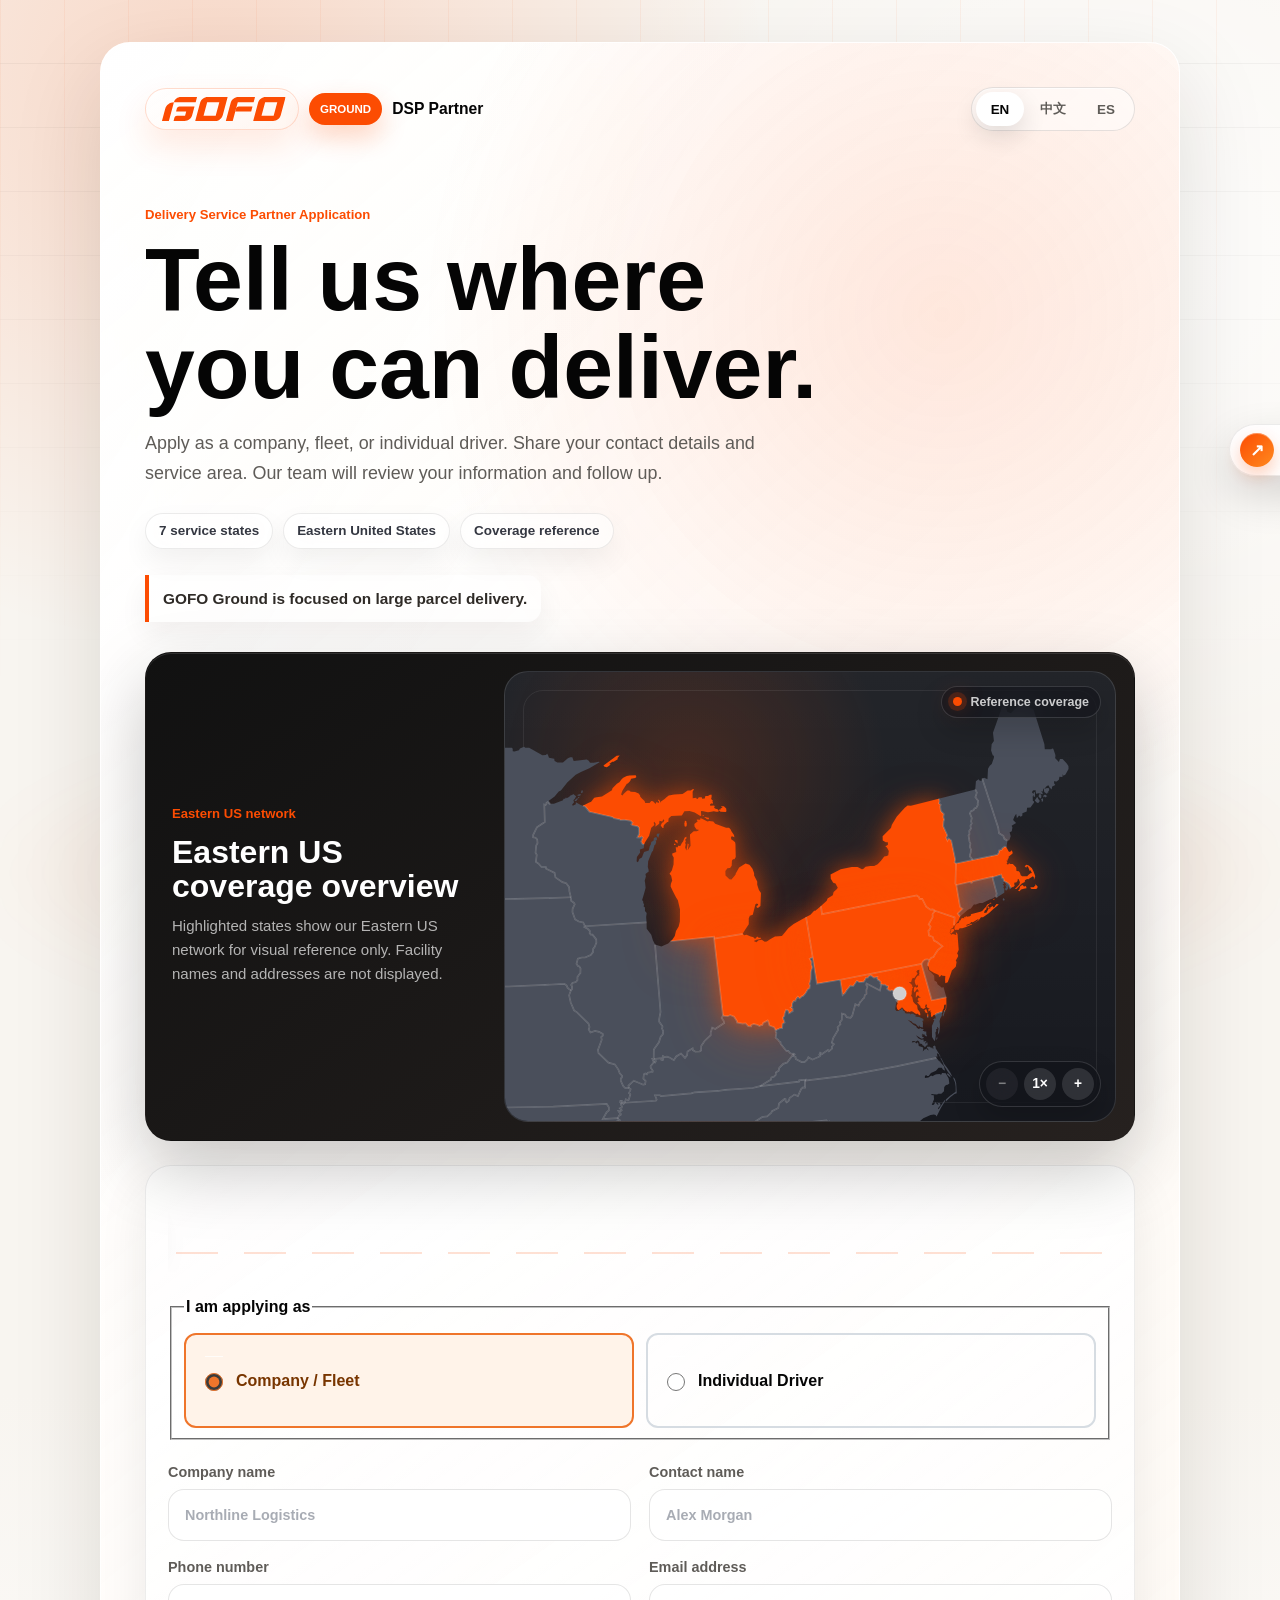
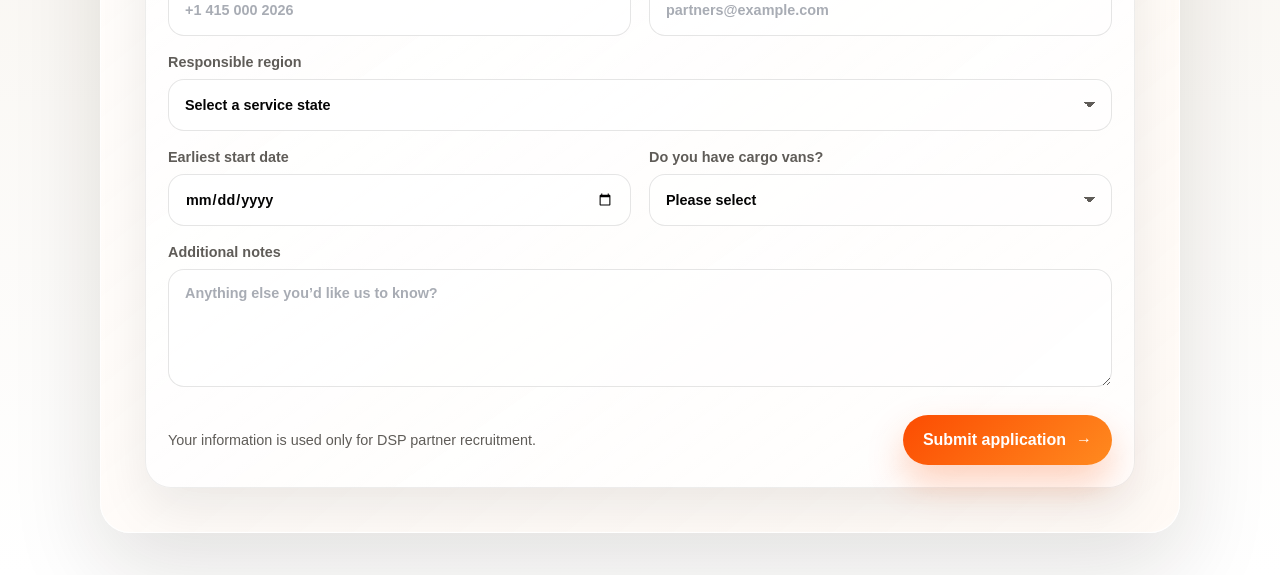
<file: index.html>
<!doctype html>
<html lang="en">
  <head>
    <meta charset="UTF-8" />
    <meta name="viewport" content="width=device-width, initial-scale=1.0" />
    <title>DSP Partner Application</title>
    <link rel="stylesheet" href="styles.css?v=20261029-driver" />
  </head>
  <body>
    <main class="page-shell">
      <section class="application-card" aria-labelledby="pageTitle">
        <header class="topbar">
          <a class="brand" href="#" aria-label="DSP partner application">
            <span class="brand-mark" aria-hidden="true">
              <img src="logo.svg" alt="" />
            </span>
            <span class="ground-tag">GROUND</span>
            <span data-i18n="brand">DSP Partner</span>
          </a>

          <div class="language-switcher" aria-label="Language">
            <button class="language-button active" type="button" data-lang="en">EN</button>
            <button class="language-button" type="button" data-lang="zh">中文</button>
            <button class="language-button" type="button" data-lang="es">ES</button>
          </div>
        </header>

        <div class="intro">
          <p class="eyebrow" data-i18n="eyebrow">Delivery Service Partner Application</p>
          <h1 id="pageTitle" data-i18n="title">Tell us where you can deliver.</h1>
          <p data-i18n="subtitle">
            Apply as a company, fleet, or individual driver. Share your contact details and service area. Our team will review your information and follow up.
          </p>
          <div class="hero-pills" aria-label="Network highlights">
            <span data-i18n="networkCount">7 service states</span>
            <span data-i18n="networkRegion">Eastern United States</span>
            <span data-i18n="networkPurpose">Coverage reference</span>
          </div>
          <p class="ground-note" data-i18n="groundNote">GOFO Ground is focused on large parcel delivery.</p>
        </div>

        <section class="station-map-panel" aria-labelledby="mapTitle">
          <div class="map-copy">
            <p class="eyebrow" data-i18n="mapEyebrow">Active network</p>
            <h2 id="mapTitle" data-i18n="mapTitle">Eastern US coverage overview</h2>
            <p data-i18n="mapSubtitle">Highlighted states show our Eastern US network for visual reference only. Facility names and addresses are not displayed.</p>
          </div>

          <div class="map-frame">
            <div class="map-legend">
              <span class="legend-dot" aria-hidden="true"></span>
              <span data-i18n="legend">Reference coverage</span>
            </div>
            <div class="us-map" id="usMap" aria-label="United States station map"></div>
            <div class="map-controls" aria-label="Map zoom controls">
              <button class="map-control" id="mapZoomOut" type="button" aria-label="Zoom out">−</button>
              <button class="map-control" id="mapZoomReset" type="button" aria-label="Reset zoom">1×</button>
              <button class="map-control" id="mapZoomIn" type="button" aria-label="Zoom in">+</button>
            </div>
            <div class="map-tooltip" id="mapTooltip" role="status" aria-live="polite"></div>
          </div>
        </section>

        <form class="application-form" id="applicationForm">
          <div class="van-stage" aria-hidden="true">
            <div class="road-line"></div>
            <div class="cargo-van">
              <div class="van-body">
                <span class="van-windshield"></span>
                <span class="van-side-window"></span>
                <span class="van-door-line"></span>
                <img src="logo.svg" alt="" />
              </div>
              <span class="wheel wheel-front"></span>
              <span class="wheel wheel-back"></span>
            </div>
          </div>

          <fieldset class="applicant-modes">
            <legend data-i18n="applicantTypeLabel">I am applying as</legend>
            <div class="applicant-mode-options">
              <label><input type="radio" name="applicantType" value="company_fleet" checked /><span data-i18n="companyFleetLabel">Company / Fleet</span></label>
              <label><input type="radio" name="applicantType" value="individual_driver" /><span data-i18n="individualDriverLabel">Individual Driver</span></label>
            </div>
          </fieldset>
          <div class="field-grid">
            <label class="field" id="companyField">
              <span data-i18n="companyLabel">Company name</span>
              <input name="company" required autocomplete="organization" data-i18n-placeholder="companyPlaceholder" placeholder="Northline Logistics" />
            </label>

            <label class="field">
              <span data-i18n="contactLabel">Contact name</span>
              <input name="contact" required autocomplete="name" data-i18n-placeholder="contactPlaceholder" placeholder="Alex Morgan" />
            </label>

            <label class="field">
              <span data-i18n="phoneLabel">Phone number</span>
              <input name="phone" required autocomplete="tel" inputmode="tel" data-i18n-placeholder="phonePlaceholder" placeholder="+1 415 000 2026" />
            </label>

            <label class="field">
              <span data-i18n="emailLabel">Email address</span>
              <input name="email" required type="email" autocomplete="email" data-i18n-placeholder="emailPlaceholder" placeholder="partners@example.com" />
            </label>

            <label class="field field-wide">
              <span data-i18n="regionLabel">Responsible region</span>
              <select name="regionChoice" id="regionSelect" required>
                <option value="" data-i18n="regionSelectPlaceholder">Select a service state</option>
              </select>
            </label>

            <label class="field field-wide region-other-field is-hidden" id="regionOtherField" hidden>
              <span data-i18n="regionOtherLabel">Interested city</span>
              <input name="regionOther" id="regionOtherInput" data-i18n-placeholder="regionOtherPlaceholder" placeholder="Tell us the city you are interested in" />
            </label>

            <label class="field">
              <span data-i18n="earliestStartDateLabel">Earliest start date</span>
              <input name="earliestStartDate" id="earliestStartDate" type="date" required />
            </label>

            <label class="field">
              <span data-i18n="hasCargoVanLabel">Do you have cargo vans?</span>
              <select name="hasCargoVan" id="hasCargoVan" required>
                <option value="" data-i18n="chooseOption">Please select</option>
                <option value="yes" data-i18n="yesLabel">Yes</option>
                <option value="no" data-i18n="noLabel">No</option>
              </select>
            </label>

            <label class="field field-wide is-hidden" id="cargoVanCountField" hidden>
              <span data-i18n="cargoVanCountLabel">Number of cargo vans</span>
              <input name="cargoVanCount" id="cargoVanCount" type="number" min="1" max="10000" step="1" inputmode="numeric" disabled />
            </label>

            <label class="field field-wide">
              <span data-i18n="notesLabel">Additional notes</span>
              <textarea name="notes" rows="4" data-i18n-placeholder="notesPlaceholder" placeholder="Anything else you’d like us to know?"></textarea>
            </label>
          </div>

          <div class="form-footer">
            <p class="privacy-note" data-i18n="privacy">Your information is used only for DSP partner recruitment.</p>
            <button class="submit-button" id="submitButton" type="submit">
              <span data-i18n="submit">Submit application</span>
              <span class="button-arrow" aria-hidden="true">→</span>
            </button>
          </div>

          <p class="success-message" id="successMessage" role="status" aria-live="polite" hidden data-i18n="success">
            Application received. Thank you.
          </p>
        </form>
      </section>
    </main>

    <a class="learn-more-tab" href="https://www.gofo.com/us/" target="_blank" rel="noopener noreferrer" aria-label="Learn more about us">
      <span class="learn-more-icon" aria-hidden="true">↗</span>
      <span class="learn-more-text">Learn more about us</span>
    </a>

    <script src="us-map-data.js"></script>
    <script src="script.js?v=20261029-notes"></script>
  </body>
</html>
</file>
<file: styles.css>
:root {
  color-scheme: light;
  --bg: #f8f5f0;
  --surface: rgba(255, 255, 255, 0.76);
  --surface-strong: #ffffff;
  --ink: #050505;
  --muted: #5f5c58;
  --soft: #a8acb4;
  --line: rgba(0, 0, 0, 0.1);
  --line-strong: rgba(0, 0, 0, 0.16);
  --focus: #fc4c02;
  --focus-soft: rgba(252, 76, 2, 0.15);
  --brand: #fc4c02;
  --brand-2: #ff8a1f;
  --charcoal: #171717;
  --cream: #f8f5f0;
  --shadow: 0 34px 90px rgba(32, 24, 18, 0.13);
  font-family:
    -apple-system, BlinkMacSystemFont, "SF Pro Display", "SF Pro Text",
    "Helvetica Neue", Arial, "PingFang SC", "Microsoft YaHei", sans-serif;
}

* {
  box-sizing: border-box;
}

body {
  min-height: 100vh;
  margin: 0;
  color: var(--ink);
  background:
    radial-gradient(circle at 16% 4%, rgba(252, 76, 2, 0.17), transparent 24%),
    radial-gradient(circle at 88% 12%, rgba(255, 255, 255, 0.78), transparent 26%),
    linear-gradient(180deg, #f8f5f0 0%, #f8f5f0 64%, #ffffff 100%),
    var(--bg);
  font-size: 16px;
  letter-spacing: 0;
  overflow-x: hidden;
}

body::before {
  position: fixed;
  inset: 0;
  z-index: -1;
  content: "";
  background:
    linear-gradient(90deg, rgba(252, 76, 2, 0.055) 1px, transparent 1px),
    linear-gradient(0deg, rgba(0, 0, 0, 0.045) 1px, transparent 1px);
  background-size: 64px 64px;
  mask-image: linear-gradient(180deg, #000 0%, transparent 78%);
  animation: gridDrift 26s linear infinite;
}

body::after {
  position: fixed;
  inset: auto -10% -18% -10%;
  z-index: -1;
  height: 42vh;
  content: "";
  background: radial-gradient(ellipse at center, rgba(252, 76, 2, 0.18), transparent 62%);
  filter: blur(28px);
  pointer-events: none;
}

button,
input,
select,
textarea {
  font: inherit;
}

button {
  cursor: pointer;
}

[hidden] {
  display: none !important;
}

.is-hidden {
  display: none !important;
}

.page-shell {
  display: grid;
  min-height: 100vh;
  place-items: center;
  padding: 42px 32px;
}

.application-card {
  position: relative;
  width: min(1080px, 100%);
  padding: clamp(22px, 4vw, 44px);
  overflow: hidden;
  border: 1px solid rgba(255, 255, 255, 0.86);
  border-radius: 30px;
  background:
    linear-gradient(140deg, rgba(255, 255, 255, 0.9), rgba(255, 247, 240, 0.64)),
    var(--surface);
  box-shadow: var(--shadow);
  backdrop-filter: blur(34px) saturate(160%);
  animation: cardIn 680ms cubic-bezier(0.22, 1, 0.36, 1) both;
}

.application-card::before {
  position: absolute;
  inset: 0;
  z-index: -1;
  content: "";
  background:
    radial-gradient(circle at 78% 13%, rgba(252, 76, 2, 0.13), transparent 26%),
    linear-gradient(120deg, rgba(255, 255, 255, 0.48), transparent 32%);
}

.topbar {
  display: flex;
  align-items: center;
  justify-content: space-between;
  gap: 18px;
  margin-bottom: clamp(46px, 7vw, 76px);
}

.brand {
  display: inline-flex;
  align-items: center;
  gap: 10px;
  color: var(--ink);
  text-decoration: none;
  font-size: 0.98rem;
  font-weight: 760;
}

.brand-mark {
  display: inline-grid;
  width: 154px;
  height: 42px;
  place-items: center;
  padding: 0 16px;
  border: 1px solid rgba(252, 76, 2, 0.18);
  border-radius: 999px;
  background:
    linear-gradient(145deg, rgba(255, 255, 255, 0.96), rgba(255, 245, 239, 0.92)),
    var(--surface-strong);
  box-shadow:
    inset 0 1px 0 rgba(255, 255, 255, 0.8),
    0 16px 34px rgba(252, 76, 2, 0.12);
}

.ground-tag {
  display: inline-flex;
  min-height: 32px;
  align-items: center;
  padding: 0 11px;
  border-radius: 999px;
  color: #ffffff;
  background: var(--brand);
  box-shadow: 0 12px 26px rgba(252, 76, 2, 0.24);
  font-size: 0.72rem;
  font-weight: 850;
}

.brand-mark img {
  display: block;
  width: 124px;
  height: auto;
}

.language-switcher {
  display: inline-flex;
  gap: 4px;
  padding: 4px;
  border: 1px solid var(--line);
  border-radius: 999px;
  background: rgba(255, 255, 255, 0.5);
  box-shadow: inset 0 1px 0 rgba(255, 255, 255, 0.7);
}

.language-button {
  min-width: 48px;
  min-height: 34px;
  padding: 0 12px;
  border: 0;
  border-radius: 999px;
  color: var(--muted);
  background: transparent;
  font-size: 0.84rem;
  font-weight: 650;
  transition:
    color 180ms ease,
    background 180ms ease,
    box-shadow 180ms ease,
    transform 180ms ease;
}

.language-button:hover {
  color: var(--ink);
}

.language-button.active {
  color: var(--ink);
  background: var(--surface-strong);
  box-shadow: 0 10px 24px rgba(0, 0, 0, 0.12);
}

.intro {
  max-width: 760px;
  margin-bottom: 30px;
}

.eyebrow {
  margin: 0 0 14px;
  color: var(--brand);
  font-size: 0.82rem;
  font-weight: 820;
  letter-spacing: 0;
}

h1 {
  max-width: 880px;
  margin: 0 0 16px;
  font-size: clamp(2.7rem, 7vw, 6.1rem);
  font-weight: 820;
  line-height: 0.98;
  letter-spacing: 0;
  text-wrap: balance;
}

.intro > p:not(.eyebrow):not(.ground-note) {
  max-width: 620px;
  margin: 0;
  color: var(--muted);
  font-size: clamp(1rem, 1.5vw, 1.12rem);
  line-height: 1.7;
}

.hero-pills {
  display: flex;
  flex-wrap: wrap;
  gap: 10px;
  margin-top: 24px;
}

.hero-pills span {
  display: inline-flex;
  min-height: 36px;
  align-items: center;
  border: 1px solid rgba(0, 0, 0, 0.08);
  border-radius: 999px;
  padding: 0 13px;
  color: #343741;
  background: rgba(255, 255, 255, 0.58);
  box-shadow: 0 12px 28px rgba(0, 0, 0, 0.06);
  font-size: 0.84rem;
  font-weight: 720;
  backdrop-filter: blur(16px);
}

.ground-note {
  display: flex;
  width: fit-content;
  max-width: 560px;
  margin: 26px 0 0;
  padding: 12px 14px;
  border-left: 4px solid var(--brand);
  border-radius: 0 14px 14px 0;
  color: #2f2b27;
  background: rgba(255, 255, 255, 0.5);
  box-shadow: 0 12px 28px rgba(32, 24, 18, 0.06);
  font-size: 0.96rem;
  font-weight: 720;
  line-height: 1.5;
}

.station-map-panel {
  display: grid;
  grid-template-columns: minmax(230px, 0.34fr) minmax(0, 0.66fr);
  gap: 24px;
  align-items: center;
  margin-bottom: 24px;
  padding: 18px;
  border: 1px solid rgba(0, 0, 0, 0.08);
  border-radius: 26px;
  background:
    linear-gradient(145deg, #111111, #26211f),
    var(--charcoal);
  box-shadow:
    inset 0 1px 0 rgba(255, 255, 255, 0.12),
    0 28px 70px rgba(0, 0, 0, 0.22);
  animation: mapIn 720ms 120ms cubic-bezier(0.22, 1, 0.36, 1) both;
}

.map-copy {
  padding: 8px 4px 8px 8px;
}

.map-copy h2 {
  max-width: 320px;
  margin: 0 0 10px;
  color: #ffffff;
  font-size: clamp(1.35rem, 2.5vw, 2rem);
  line-height: 1.08;
  letter-spacing: 0;
}

.map-copy p:last-child {
  max-width: 340px;
  margin: 0;
  color: rgba(255, 255, 255, 0.68);
  font-size: 0.94rem;
  line-height: 1.62;
}

.map-frame {
  position: relative;
  min-height: 318px;
  overflow: hidden;
  border: 1px solid rgba(255, 255, 255, 0.12);
  border-radius: 24px;
  background:
    radial-gradient(circle at 30% 22%, rgba(252, 76, 2, 0.16), transparent 36%),
    linear-gradient(180deg, rgba(255, 255, 255, 0.08), rgba(255, 255, 255, 0.03)),
    #101218;
}

.map-frame::before {
  position: absolute;
  inset: 18px;
  content: "";
  border: 1px solid rgba(255, 255, 255, 0.07);
  border-radius: 20px;
  pointer-events: none;
}

.map-legend {
  position: absolute;
  top: 14px;
  right: 14px;
  z-index: 2;
  display: inline-flex;
  align-items: center;
  gap: 8px;
  padding: 8px 11px;
  border: 1px solid rgba(255, 255, 255, 0.14);
  border-radius: 999px;
  color: rgba(255, 255, 255, 0.78);
  background: rgba(18, 20, 26, 0.62);
  box-shadow: 0 12px 28px rgba(0, 0, 0, 0.18);
  font-size: 0.78rem;
  font-weight: 680;
  backdrop-filter: blur(16px);
}

.legend-dot {
  width: 9px;
  height: 9px;
  border-radius: 50%;
  background: var(--brand);
  box-shadow: 0 0 0 5px rgba(252, 76, 2, 0.18), 0 0 20px rgba(252, 76, 2, 0.72);
}

.legend-dot-planned {
  background: #747986;
  box-shadow: 0 0 0 5px rgba(255, 255, 255, 0.08), 0 0 16px rgba(255, 255, 255, 0.18);
}

.us-map {
  display: grid;
  min-height: 318px;
  place-items: center;
  padding: 30px;
  touch-action: none;
  user-select: none;
}

.us-map.is-zoomed {
  cursor: grab;
}

.us-map.is-dragging {
  cursor: grabbing;
}

.us-map svg {
  display: block;
  width: min(100%, 610px);
  height: auto;
  overflow: visible;
  transform-origin: center center;
  transition: transform 180ms ease;
}

.map-controls {
  position: absolute;
  right: 14px;
  bottom: 14px;
  z-index: 3;
  display: inline-flex;
  gap: 6px;
  padding: 6px;
  border: 1px solid rgba(255, 255, 255, 0.14);
  border-radius: 999px;
  background: rgba(18, 20, 26, 0.64);
  box-shadow: 0 12px 28px rgba(0, 0, 0, 0.18);
  backdrop-filter: blur(16px);
}

.map-control {
  display: inline-grid;
  width: 32px;
  height: 32px;
  min-width: 32px;
  place-items: center;
  border: 0;
  border-radius: 50%;
  color: #ffffff;
  background: rgba(255, 255, 255, 0.12);
  font-size: 0.86rem;
  font-weight: 800;
  line-height: 1;
}

.map-control:hover,
.map-control:focus {
  background: rgba(252, 76, 2, 0.88);
  outline: none;
}

.map-control:disabled {
  cursor: default;
  opacity: 0.45;
}

.us-map svg .state path,
.us-map svg .state > path {
  fill: #4a4f5b;
  transition:
    fill 180ms ease,
    filter 180ms ease,
    transform 180ms ease;
}

.us-map svg path.is-open {
  fill: var(--brand);
  filter: drop-shadow(0 0 8px rgba(252, 76, 2, 0.54)) drop-shadow(0 10px 18px rgba(252, 76, 2, 0.28));
  cursor: pointer;
}

.us-map svg path.is-planned:not(.is-open) {
  fill: #747986;
  filter: drop-shadow(0 0 6px rgba(255, 255, 255, 0.12));
  cursor: pointer;
}

.us-map svg path.is-open:hover,
.us-map svg path.is-open:focus,
.us-map svg path.is-planned:hover,
.us-map svg path.is-planned:focus {
  fill: var(--brand-2);
  outline: none;
}

.us-map svg .borders {
  stroke: rgba(255, 255, 255, 0.18);
  stroke-width: 1.25;
}

.us-map svg .separator1 {
  stroke: rgba(0, 0, 0, 0.14);
}

.us-map svg path.ak,
.us-map svg path.hi,
.us-map svg path.separator1 {
  display: none;
}

.map-tooltip {
  position: absolute;
  z-index: 5;
  max-width: min(280px, calc(100% - 28px));
  padding: 12px 13px;
  border: 1px solid rgba(255, 255, 255, 0.16);
  border-radius: 16px;
  color: #ffffff;
  background: rgba(20, 22, 28, 0.9);
  box-shadow: 0 18px 42px rgba(0, 0, 0, 0.3);
  font-size: 0.84rem;
  line-height: 1.45;
  opacity: 0;
  pointer-events: none;
  transform: translate3d(-50%, -8px, 0);
  transition:
    opacity 140ms ease,
    transform 140ms ease;
  backdrop-filter: blur(18px);
}

.map-tooltip.visible {
  opacity: 1;
  transform: translate3d(-50%, -14px, 0);
}

.tooltip-title {
  display: block;
  margin-bottom: 4px;
  font-weight: 760;
}

.tooltip-cities {
  color: rgba(255, 255, 255, 0.68);
}

.application-form {
  display: grid;
  gap: 24px;
  padding: 22px;
  border: 1px solid rgba(0, 0, 0, 0.07);
  border-radius: 26px;
  background:
    linear-gradient(145deg, rgba(255, 255, 255, 0.72), rgba(255, 255, 255, 0.46)),
    rgba(255, 255, 255, 0.55);
  box-shadow:
    inset 0 1px 0 rgba(255, 255, 255, 0.65),
    0 22px 50px rgba(0, 0, 0, 0.08);
}

.van-stage {
  position: relative;
  min-height: 92px;
  overflow: hidden;
  margin: -8px 0 2px;
}

.road-line {
  position: absolute;
  right: 8px;
  bottom: 18px;
  left: 8px;
  height: 2px;
  background:
    repeating-linear-gradient(90deg, rgba(252, 76, 2, 0.24) 0 42px, transparent 42px 68px);
  opacity: 0.7;
}

.cargo-van {
  position: absolute;
  bottom: 18px;
  left: -220px;
  width: 206px;
  height: 70px;
  animation: vanDrive 14s cubic-bezier(0.55, 0.02, 0.22, 1) infinite;
  filter: drop-shadow(0 18px 18px rgba(32, 24, 18, 0.2));
}

.van-body {
  position: absolute;
  bottom: 13px;
  left: 0;
  display: flex;
  width: 190px;
  height: 52px;
  align-items: center;
  gap: 7px;
  padding: 18px 18px 0 64px;
  border: 2px solid #111111;
  border-radius: 22px 28px 14px 14px;
  background: #ffffff;
}

.van-body::before {
  position: absolute;
  right: -12px;
  bottom: -2px;
  width: 34px;
  height: 36px;
  border: 2px solid #111111;
  border-left: 0;
  border-radius: 0 22px 10px 0;
  background: #ffffff;
  content: "";
}

.van-body img {
  width: 70px;
  height: auto;
}

.van-body span:not(.van-windshield):not(.van-side-window):not(.van-door-line) {
  color: var(--brand);
  font-size: 0.42rem;
  font-weight: 850;
  line-height: 1;
}

.van-windshield,
.van-side-window {
  position: absolute;
  top: 9px;
  height: 16px;
  background: linear-gradient(135deg, #1d1d1f, #6b6e76);
}

.van-windshield {
  right: 12px;
  width: 30px;
  border-radius: 5px 14px 5px 5px;
  transform: skewX(-14deg);
}

.van-side-window {
  left: 20px;
  width: 36px;
  border-radius: 10px 5px 5px 5px;
}

.van-door-line {
  position: absolute;
  top: 10px;
  left: 62px;
  width: 1px;
  height: 36px;
  background: rgba(0, 0, 0, 0.28);
}

.wheel {
  position: absolute;
  bottom: 4px;
  width: 20px;
  height: 20px;
  border: 5px solid #111111;
  border-radius: 50%;
  background: var(--brand);
  animation: wheelSpin 900ms linear infinite;
}

.wheel-back {
  left: 34px;
}

.wheel-front {
  right: 32px;
}

.field-grid {
  display: grid;
  grid-template-columns: repeat(2, minmax(0, 1fr));
  gap: 18px;
}

.field {
  display: grid;
  gap: 9px;
  min-width: 0;
  color: var(--muted);
  font-size: 0.9rem;
  font-weight: 650;
}

.field-wide {
  grid-column: 1 / -1;
}

input,
select,
textarea {
  width: 100%;
  min-height: 52px;
  border: 1px solid var(--line);
  border-radius: 16px;
  outline: 0;
  color: var(--ink);
  background: rgba(255, 255, 255, 0.82);
  box-shadow: inset 0 1px 0 rgba(255, 255, 255, 0.74);
  transition:
    border-color 180ms ease,
    box-shadow 180ms ease,
    background 180ms ease,
    transform 180ms ease;
}

input {
  padding: 0 16px;
}

select {
  padding: 0 44px 0 16px;
  appearance: none;
  background-color: rgba(255, 255, 255, 0.82);
  background-image:
    linear-gradient(45deg, transparent 50%, var(--muted) 50%),
    linear-gradient(135deg, var(--muted) 50%, transparent 50%);
  background-position:
    calc(100% - 21px) 22px,
    calc(100% - 15px) 22px;
  background-repeat: no-repeat;
  background-size: 6px 6px;
}

textarea {
  min-height: 118px;
  padding: 15px 16px;
  resize: vertical;
}

input::placeholder,
textarea::placeholder {
  color: var(--soft);
}

input:hover,
select:hover,
textarea:hover {
  border-color: var(--line-strong);
  background: rgba(255, 255, 255, 0.92);
}

input:focus,
select:focus,
textarea:focus {
  border-color: var(--focus);
  background: var(--surface-strong);
  box-shadow: 0 0 0 4px var(--focus-soft);
  transform: translateY(-1px);
}

.form-footer {
  display: flex;
  align-items: center;
  justify-content: space-between;
  gap: 18px;
  padding-top: 4px;
}

.privacy-note {
  max-width: 380px;
  margin: 0;
  color: var(--muted);
  font-size: 0.9rem;
  line-height: 1.55;
}

.submit-button {
  display: inline-flex;
  min-height: 50px;
  align-items: center;
  justify-content: center;
  gap: 10px;
  padding: 0 20px;
  border: 0;
  border-radius: 999px;
  color: #ffffff;
  background:
    linear-gradient(135deg, var(--brand), var(--brand-2));
  box-shadow: 0 18px 36px rgba(252, 76, 2, 0.26);
  font-weight: 720;
  transition:
    background 180ms ease,
    box-shadow 180ms ease,
    transform 180ms ease;
}

.submit-button:hover {
  background:
    linear-gradient(135deg, #f04400, #ff9c2f);
  box-shadow: 0 22px 42px rgba(252, 76, 2, 0.34);
  transform: translateY(-2px);
}

.submit-button:disabled,
.crm-refresh:disabled {
  cursor: wait;
  opacity: 0.58;
  transform: none;
}

.submit-button:active {
  transform: translateY(0);
}

.button-arrow {
  display: inline-block;
  transition: transform 180ms ease;
}

.submit-button:hover .button-arrow {
  transform: translateX(3px);
}

.success-message {
  margin: 0;
  padding: 14px 16px;
  border: 1px solid rgba(0, 0, 0, 0.08);
  border-radius: 14px;
  color: #1d1d1f;
  background: rgba(255, 255, 255, 0.72);
  animation: messageIn 260ms ease both;
}

.learn-more-tab {
  position: fixed;
  right: 0;
  top: 50%;
  z-index: 20;
  display: inline-flex;
  min-height: 52px;
  align-items: center;
  gap: 12px;
  padding: 8px 16px 8px 10px;
  border: 1px solid rgba(0, 0, 0, 0.08);
  border-right: 0;
  border-radius: 999px 0 0 999px;
  color: var(--ink);
  background: rgba(255, 255, 255, 0.86);
  box-shadow: 0 18px 44px rgba(0, 0, 0, 0.16);
  text-decoration: none;
  transform: translate(164px, -50%);
  transition:
    transform 220ms cubic-bezier(0.22, 1, 0.36, 1),
    background 180ms ease,
    box-shadow 180ms ease;
  backdrop-filter: blur(18px) saturate(150%);
}

.learn-more-tab:hover,
.learn-more-tab:focus-visible {
  background: rgba(255, 255, 255, 0.96);
  box-shadow: 0 22px 54px rgba(0, 0, 0, 0.18);
  outline: none;
  transform: translate(0, -50%);
}

.learn-more-icon {
  display: inline-grid;
  width: 34px;
  height: 34px;
  flex: 0 0 34px;
  place-items: center;
  border-radius: 50%;
  color: #ffffff;
  background: linear-gradient(135deg, var(--brand), var(--brand-2));
  box-shadow:
    inset 0 1px 0 rgba(255, 255, 255, 0.32),
    0 8px 18px rgba(252, 76, 2, 0.28);
  font-size: 1.05rem;
  font-weight: 850;
}

.learn-more-text {
  min-width: 142px;
  color: var(--ink);
  font-size: 0.88rem;
  font-weight: 720;
  white-space: nowrap;
}

@keyframes gridDrift {
  from {
    background-position: 0 0, 0 0;
  }

  to {
    background-position: 160px 96px, 160px 96px;
  }
}

@keyframes cardIn {
  from {
    opacity: 0;
    transform: translateY(22px) scale(0.985);
  }

  to {
    opacity: 1;
    transform: translateY(0) scale(1);
  }
}

@keyframes messageIn {
  from {
    opacity: 0;
    transform: translateY(-6px);
  }

  to {
    opacity: 1;
    transform: translateY(0);
  }
}

@keyframes mapIn {
  from {
    opacity: 0;
    transform: translateY(16px);
  }

  to {
    opacity: 1;
    transform: translateY(0);
  }
}

@keyframes vanDrive {
  0% {
    transform: translateX(0);
  }

  72%,
  100% {
    transform: translateX(calc(100vw + 360px));
  }
}

@keyframes wheelSpin {
  to {
    transform: rotate(360deg);
  }
}

.crm-shell {
  width: min(1280px, calc(100% - 32px));
  margin: 0 auto;
  padding: 32px 0;
}

.crm-card {
  padding: clamp(22px, 4vw, 42px);
  border: 1px solid rgba(255, 255, 255, 0.74);
  border-radius: 22px;
  background: var(--surface);
  box-shadow: var(--shadow);
  backdrop-filter: blur(28px) saturate(150%);
  animation: cardIn 560ms cubic-bezier(0.22, 1, 0.36, 1) both;
}

.crm-header {
  display: flex;
  align-items: flex-start;
  justify-content: space-between;
  gap: 22px;
  margin-bottom: 28px;
}

.crm-header h1 {
  max-width: 760px;
  margin-bottom: 12px;
  font-size: clamp(2rem, 4vw, 3.8rem);
}

.crm-header p:last-child {
  max-width: 620px;
  margin: 0;
  color: var(--muted);
  line-height: 1.65;
}

.crm-link,
.crm-refresh {
  display: inline-flex;
  min-height: 42px;
  align-items: center;
  justify-content: center;
  border-radius: 999px;
  font-weight: 700;
  text-decoration: none;
}

.crm-actions {
  display: flex;
  flex: 0 0 auto;
  flex-wrap: wrap;
  gap: 10px;
  justify-content: flex-end;
}

.crm-link {
  padding: 0 16px;
  color: #ffffff;
  background: #1d1d1f;
}

.crm-metrics {
  display: grid;
  grid-template-columns: repeat(3, minmax(0, 1fr));
  gap: 12px;
  margin-bottom: 20px;
}

.crm-metrics article {
  min-height: 110px;
  padding: 18px;
  border: 1px solid rgba(0, 0, 0, 0.07);
  border-radius: 18px;
  background: rgba(255, 255, 255, 0.68);
}

.crm-metrics span {
  display: block;
  margin-bottom: 20px;
  color: var(--muted);
  font-size: 0.86rem;
  font-weight: 700;
}

.crm-metrics strong {
  font-size: 2rem;
  line-height: 1;
}

.crm-toolbar {
  display: flex;
  align-items: end;
  justify-content: space-between;
  gap: 16px;
  margin-bottom: 18px;
}

.crm-search {
  display: grid;
  flex: 1;
  gap: 8px;
  color: var(--muted);
  font-size: 0.86rem;
  font-weight: 700;
}

.crm-search input {
  max-width: 480px;
}

.crm-refresh {
  padding: 0 16px;
  border: 0;
  color: var(--ink);
  background: rgba(255, 255, 255, 0.78);
  box-shadow: 0 10px 24px rgba(0, 0, 0, 0.08);
}

.crm-table-wrap {
  overflow-x: auto;
  border: 1px solid rgba(0, 0, 0, 0.08);
  border-radius: 18px;
  background: rgba(255, 255, 255, 0.72);
}

.crm-table {
  width: 100%;
  min-width: 1080px;
  border-collapse: collapse;
}

.crm-table th,
.crm-table td {
  padding: 15px 16px;
  border-bottom: 1px solid rgba(0, 0, 0, 0.07);
  text-align: left;
  vertical-align: top;
}

.crm-table th {
  color: var(--muted);
  background: rgba(255, 255, 255, 0.78);
  font-size: 0.8rem;
  font-weight: 760;
}

.crm-table td {
  color: var(--ink);
  font-size: 0.92rem;
}

.crm-table tr:last-child td {
  border-bottom: 0;
}

.crm-table a {
  color: var(--ink);
}

.crm-empty {
  margin: 0;
  padding: 34px 16px;
  color: var(--muted);
  text-align: center;
}

.login-shell {
  display: grid;
  min-height: 100vh;
  place-items: center;
  padding: 24px;
}

.login-card {
  width: min(440px, 100%);
  padding: clamp(24px, 5vw, 42px);
  border: 1px solid rgba(255, 255, 255, 0.74);
  border-radius: 22px;
  background: var(--surface);
  box-shadow: var(--shadow);
  backdrop-filter: blur(28px) saturate(150%);
  animation: cardIn 560ms cubic-bezier(0.22, 1, 0.36, 1) both;
}

.login-card h1 {
  margin-bottom: 24px;
  font-size: clamp(2rem, 6vw, 3.4rem);
}

.login-form {
  display: grid;
  gap: 16px;
}

.login-back-link {
  margin-top: 18px;
}

@media (max-width: 720px) {
  .page-shell {
    align-items: start;
    padding: 14px;
  }

  .application-card {
    border-radius: 18px;
  }

  .topbar,
  .form-footer {
    align-items: stretch;
    flex-direction: column;
  }

  .brand {
    flex-wrap: wrap;
  }

  .brand-mark {
    width: 142px;
  }

  .brand-mark img {
    width: 112px;
  }

  .language-switcher {
    width: 100%;
  }

  .language-button {
    flex: 1;
  }

  .field-grid {
    grid-template-columns: 1fr;
  }

  .station-map-panel {
    grid-template-columns: 1fr;
    padding: 16px;
  }

  .map-frame,
  .us-map {
    min-height: 220px;
  }

  .learn-more-tab {
    transform: translate(166px, -50%);
  }

  .map-legend {
    position: static;
    width: fit-content;
    margin: 12px 12px 0 auto;
  }

  .submit-button {
    width: 100%;
  }

  .crm-shell {
    width: min(100% - 20px, 1280px);
    padding: 14px 0;
  }

  .crm-header,
  .crm-toolbar {
    flex-direction: column;
    align-items: stretch;
  }

  .crm-metrics {
    grid-template-columns: 1fr;
  }

  .crm-link,
  .crm-refresh,
  .crm-search input {
    width: 100%;
    max-width: none;
  }
}

@media (prefers-reduced-motion: reduce) {
  *,
  *::before,
  *::after {
    animation-duration: 1ms !important;
    scroll-behavior: auto !important;
    transition-duration: 1ms !important;
  }
}
  color: #ffffff;

.applicant-modes { margin: 0 0 24px; padding: 0; border: 0; }
.applicant-modes legend { margin-bottom: 12px; font-weight: 700; }
.applicant-mode-options { display: grid; grid-template-columns: repeat(2, minmax(0, 1fr)); gap: 12px; }
.applicant-mode-options label { display: flex; align-items: center; gap: 10px; padding: 18px 14px; border: 2px solid #d6dce2; border-radius: 12px; cursor: pointer; font-weight: 700; }
.applicant-mode-options label:has(input:checked) { border-color: #ef752b; background: #fff3e9; color: #783500; }
.applicant-mode-options input { accent-color: #ef752b; width: 18px; height: 18px; flex-shrink: 0; }
@media(max-width: 480px) { .applicant-mode-options { grid-template-columns: 1fr; } }
</file>
